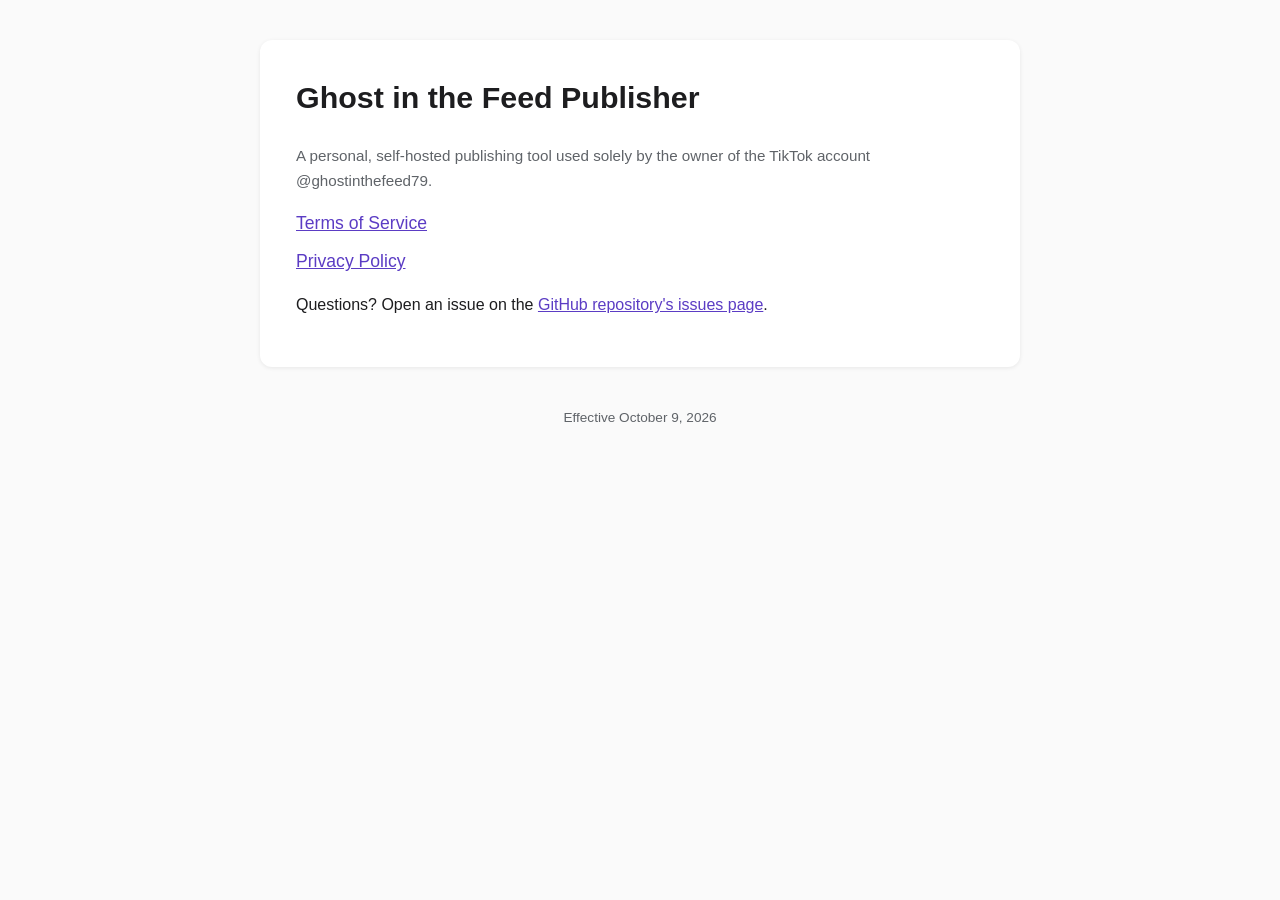
<file: index.html>
<!DOCTYPE html>
<html lang="en">
<head>
<meta charset="utf-8">
<meta name="viewport" content="width=device-width, initial-scale=1">
<title>Ghost in the Feed Publisher – Legal</title>
<link rel="stylesheet" href="style.css">
</head>
<body>
<main>
<h1>Ghost in the Feed Publisher</h1>
<p class="meta">A personal, self-hosted publishing tool used solely by the owner of the TikTok account @ghostinthefeed79.</p>
<ul class="links">
<li><a href="terms.html">Terms of Service</a></li>
<li><a href="privacy.html">Privacy Policy</a></li>
</ul>
<p>Questions? Open an issue on the <a href="https://github.com/rcyarbro/ghostinthefeed-legal/issues">GitHub repository's issues page</a>.</p>
</main>
<footer>Effective October 9, 2026</footer>
</body>
</html>
</file>
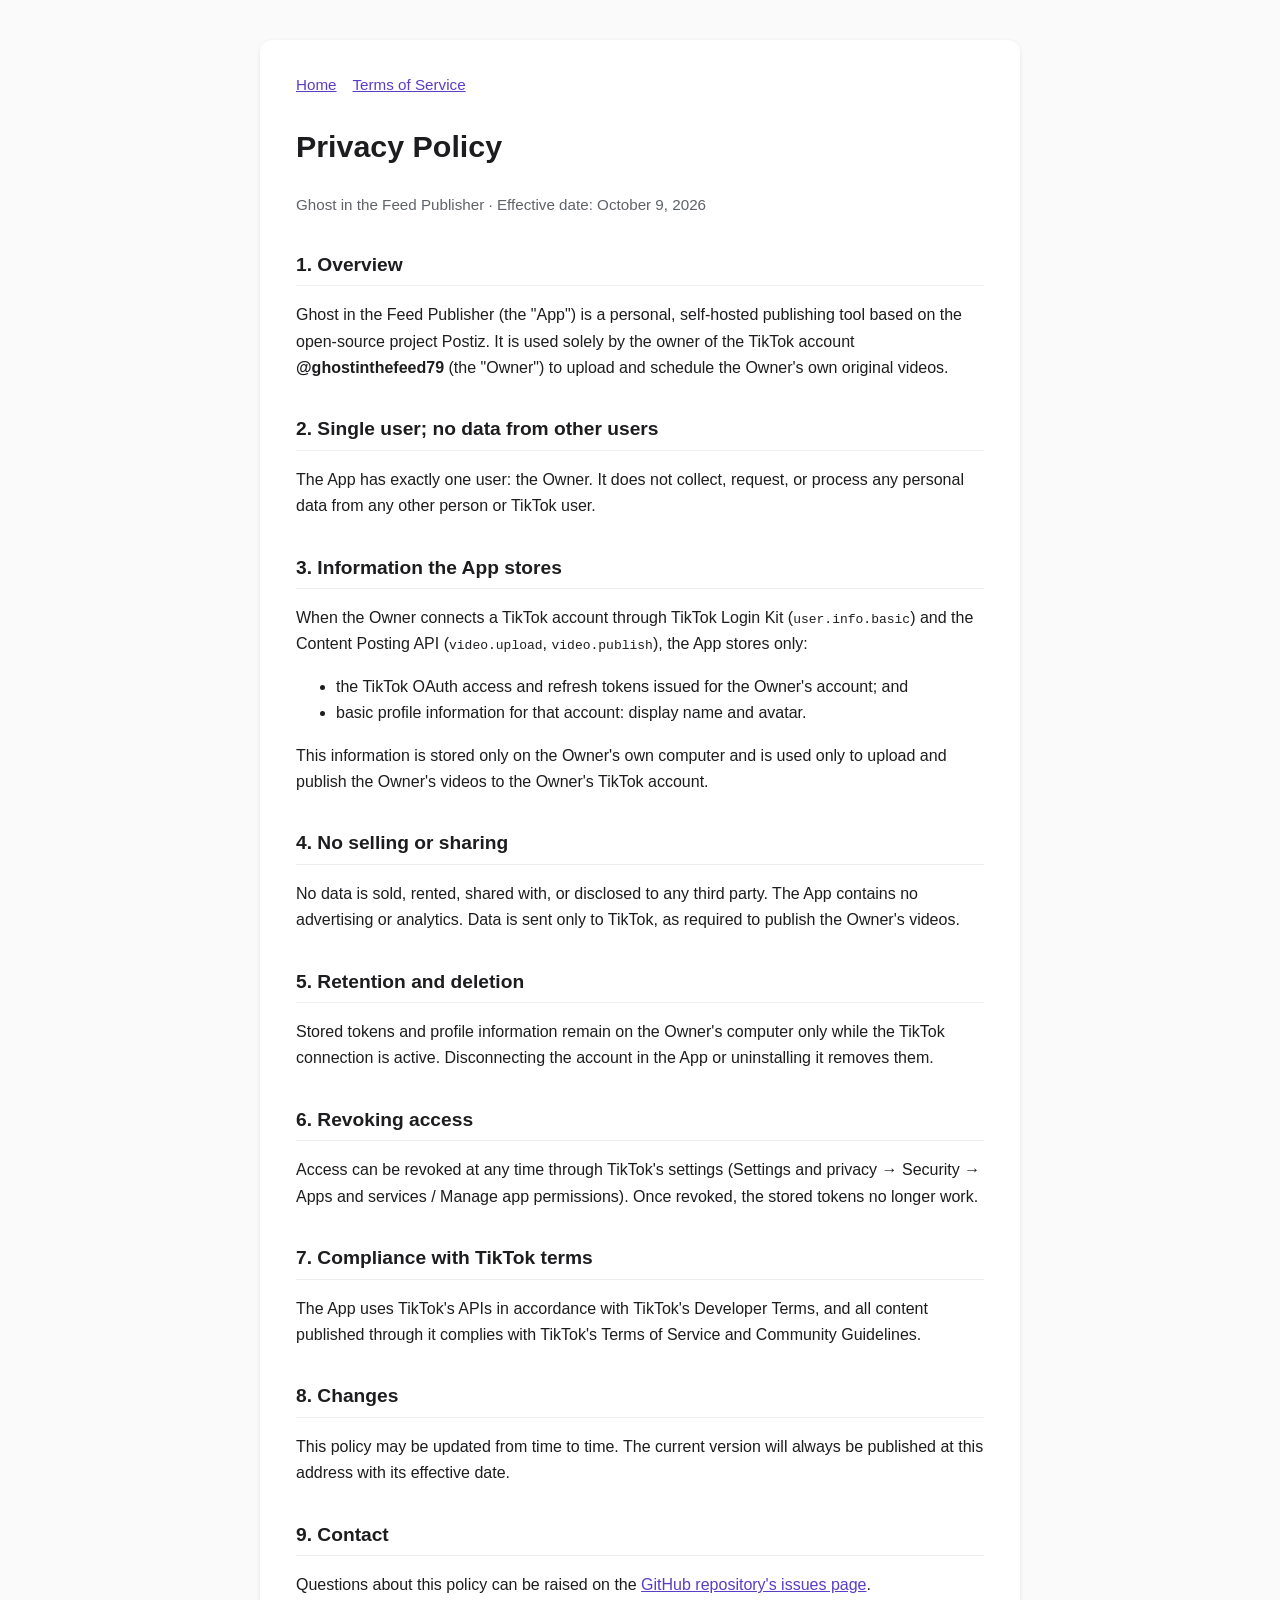
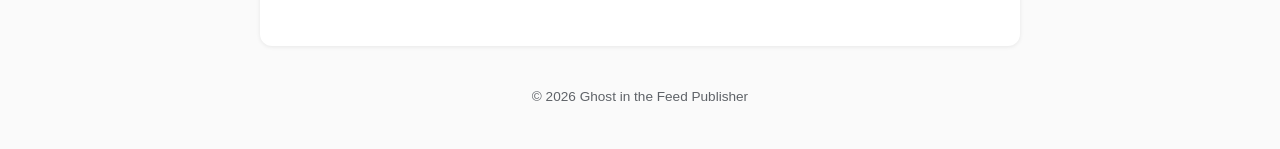
<file: privacy.html>
<!DOCTYPE html>
<html lang="en">
<head>
<meta charset="utf-8">
<meta name="viewport" content="width=device-width, initial-scale=1">
<title>Privacy Policy – Ghost in the Feed Publisher</title>
<link rel="stylesheet" href="style.css">
</head>
<body>
<main>
<nav><a href="index.html">Home</a><a href="terms.html">Terms of Service</a></nav>
<h1>Privacy Policy</h1>
<p class="meta">Ghost in the Feed Publisher &middot; Effective date: October 9, 2026</p>

<h2>1. Overview</h2>
<p>Ghost in the Feed Publisher (the "App") is a personal, self-hosted publishing tool based on the open-source project Postiz. It is used solely by the owner of the TikTok account <strong>@ghostinthefeed79</strong> (the "Owner") to upload and schedule the Owner's own original videos.</p>

<h2>2. Single user; no data from other users</h2>
<p>The App has exactly one user: the Owner. It does not collect, request, or process any personal data from any other person or TikTok user.</p>

<h2>3. Information the App stores</h2>
<p>When the Owner connects a TikTok account through TikTok Login Kit (<code>user.info.basic</code>) and the Content Posting API (<code>video.upload</code>, <code>video.publish</code>), the App stores only:</p>
<ul>
<li>the TikTok OAuth access and refresh tokens issued for the Owner's account; and</li>
<li>basic profile information for that account: display name and avatar.</li>
</ul>
<p>This information is stored only on the Owner's own computer and is used only to upload and publish the Owner's videos to the Owner's TikTok account.</p>

<h2>4. No selling or sharing</h2>
<p>No data is sold, rented, shared with, or disclosed to any third party. The App contains no advertising or analytics. Data is sent only to TikTok, as required to publish the Owner's videos.</p>

<h2>5. Retention and deletion</h2>
<p>Stored tokens and profile information remain on the Owner's computer only while the TikTok connection is active. Disconnecting the account in the App or uninstalling it removes them.</p>

<h2>6. Revoking access</h2>
<p>Access can be revoked at any time through TikTok's settings (Settings and privacy &rarr; Security &rarr; Apps and services / Manage app permissions). Once revoked, the stored tokens no longer work.</p>

<h2>7. Compliance with TikTok terms</h2>
<p>The App uses TikTok's APIs in accordance with TikTok's Developer Terms, and all content published through it complies with TikTok's Terms of Service and Community Guidelines.</p>

<h2>8. Changes</h2>
<p>This policy may be updated from time to time. The current version will always be published at this address with its effective date.</p>

<h2>9. Contact</h2>
<p>Questions about this policy can be raised on the <a href="https://github.com/rcyarbro/ghostinthefeed-legal/issues">GitHub repository's issues page</a>.</p>
</main>
<footer>&copy; 2026 Ghost in the Feed Publisher</footer>
</body>
</html>
</file>
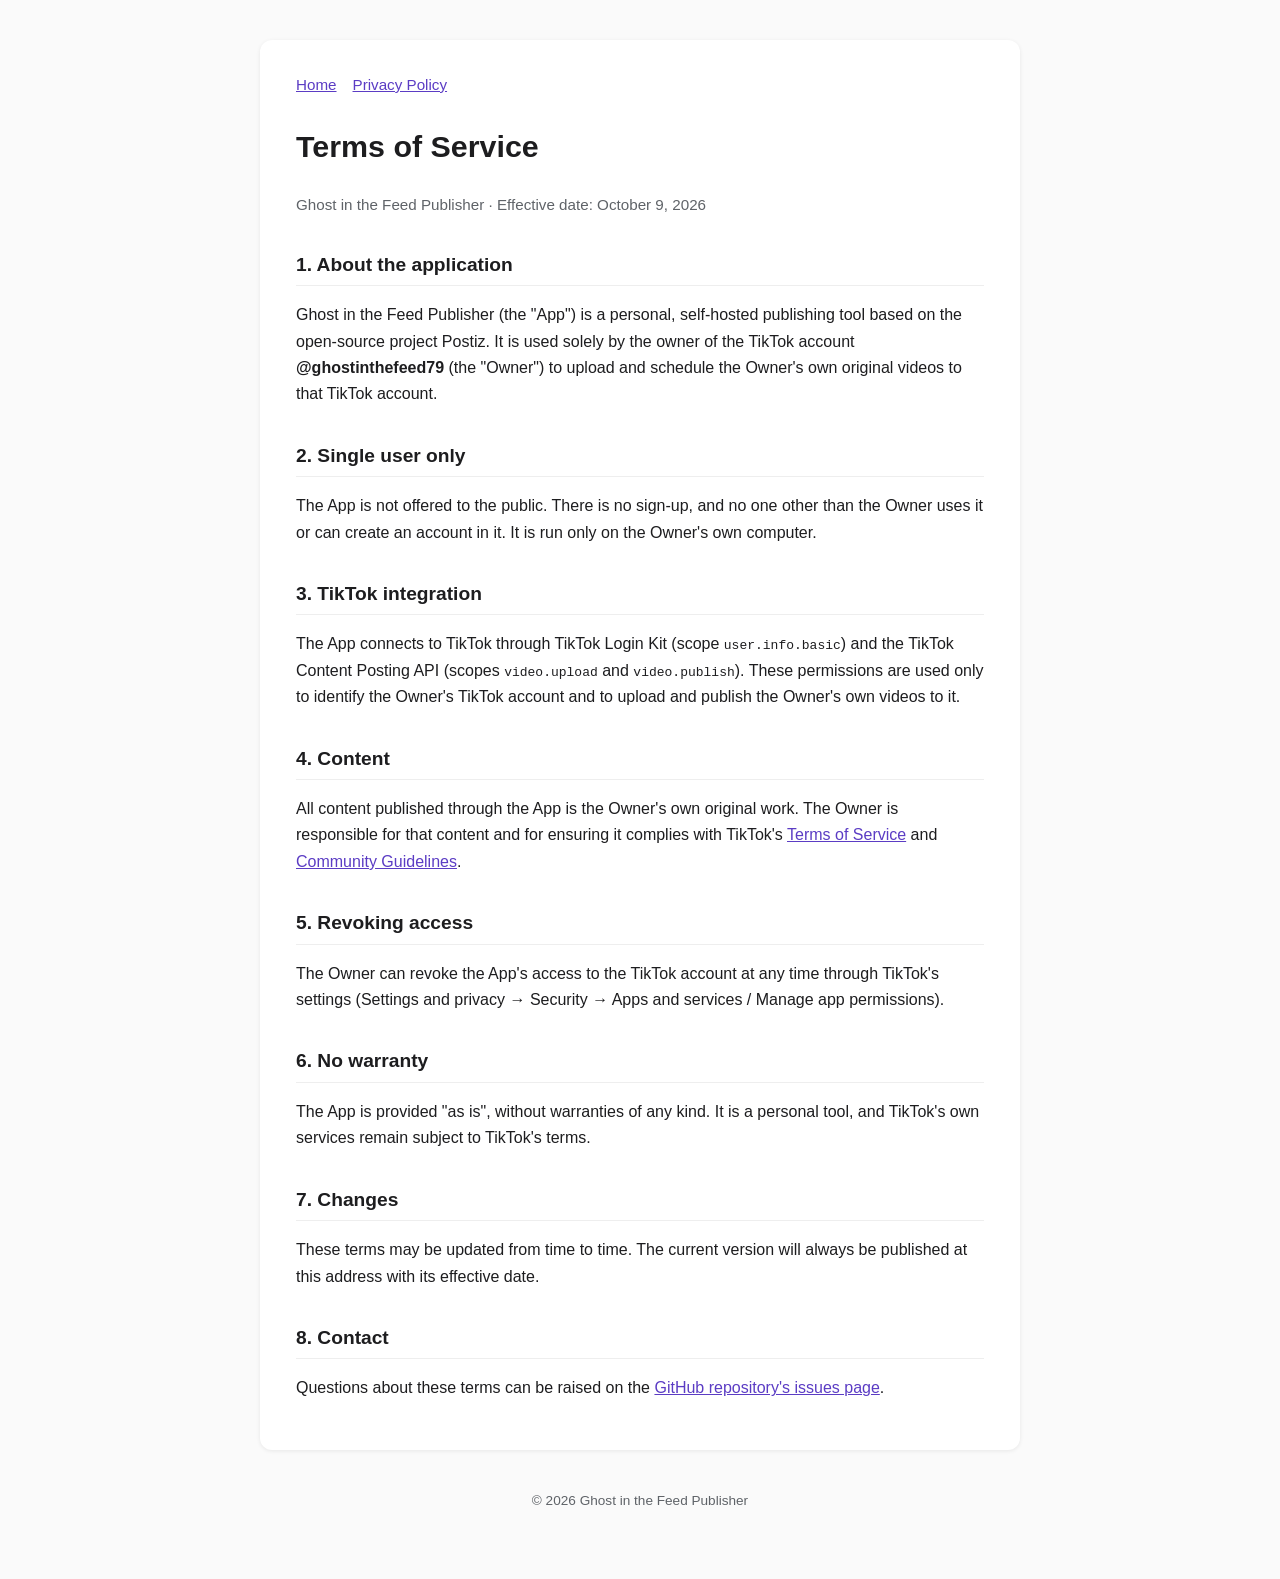
<file: terms.html>
<!DOCTYPE html>
<html lang="en">
<head>
<meta charset="utf-8">
<meta name="viewport" content="width=device-width, initial-scale=1">
<title>Terms of Service – Ghost in the Feed Publisher</title>
<link rel="stylesheet" href="style.css">
</head>
<body>
<main>
<nav><a href="index.html">Home</a><a href="privacy.html">Privacy Policy</a></nav>
<h1>Terms of Service</h1>
<p class="meta">Ghost in the Feed Publisher &middot; Effective date: October 9, 2026</p>

<h2>1. About the application</h2>
<p>Ghost in the Feed Publisher (the "App") is a personal, self-hosted publishing tool based on the open-source project Postiz. It is used solely by the owner of the TikTok account <strong>@ghostinthefeed79</strong> (the "Owner") to upload and schedule the Owner's own original videos to that TikTok account.</p>

<h2>2. Single user only</h2>
<p>The App is not offered to the public. There is no sign-up, and no one other than the Owner uses it or can create an account in it. It is run only on the Owner's own computer.</p>

<h2>3. TikTok integration</h2>
<p>The App connects to TikTok through TikTok Login Kit (scope <code>user.info.basic</code>) and the TikTok Content Posting API (scopes <code>video.upload</code> and <code>video.publish</code>). These permissions are used only to identify the Owner's TikTok account and to upload and publish the Owner's own videos to it.</p>

<h2>4. Content</h2>
<p>All content published through the App is the Owner's own original work. The Owner is responsible for that content and for ensuring it complies with TikTok's <a href="https://www.tiktok.com/legal/terms-of-service">Terms of Service</a> and <a href="https://www.tiktok.com/community-guidelines">Community Guidelines</a>.</p>

<h2>5. Revoking access</h2>
<p>The Owner can revoke the App's access to the TikTok account at any time through TikTok's settings (Settings and privacy &rarr; Security &rarr; Apps and services / Manage app permissions).</p>

<h2>6. No warranty</h2>
<p>The App is provided "as is", without warranties of any kind. It is a personal tool, and TikTok's own services remain subject to TikTok's terms.</p>

<h2>7. Changes</h2>
<p>These terms may be updated from time to time. The current version will always be published at this address with its effective date.</p>

<h2>8. Contact</h2>
<p>Questions about these terms can be raised on the <a href="https://github.com/rcyarbro/ghostinthefeed-legal/issues">GitHub repository's issues page</a>.</p>
</main>
<footer>&copy; 2026 Ghost in the Feed Publisher</footer>
</body>
</html>
</file>
<file: style.css>
:root{--fg:#1d1d1f;--muted:#5f6368;--accent:#5b3cc4;--bg:#fafafa;--card:#fff}
*{box-sizing:border-box}
body{margin:0;font-family:-apple-system,BlinkMacSystemFont,"Segoe UI",Roboto,Helvetica,Arial,sans-serif;line-height:1.65;color:var(--fg);background:var(--bg)}
main{max-width:760px;margin:40px auto;padding:32px 36px;background:var(--card);border-radius:12px;box-shadow:0 1px 4px rgba(0,0,0,.08)}
h1{margin-top:0;font-size:1.9rem}
h2{font-size:1.2rem;margin-top:2rem;border-bottom:1px solid #eee;padding-bottom:.3rem}
a{color:var(--accent)}
.meta{color:var(--muted);font-size:.95rem}
nav{margin-bottom:1.5rem;font-size:.95rem}
nav a{margin-right:1rem}
footer{max-width:760px;margin:0 auto 40px;text-align:center;color:var(--muted);font-size:.85rem}
ul.links{list-style:none;padding:0}
ul.links li{margin:.6rem 0;font-size:1.1rem}
</file>
